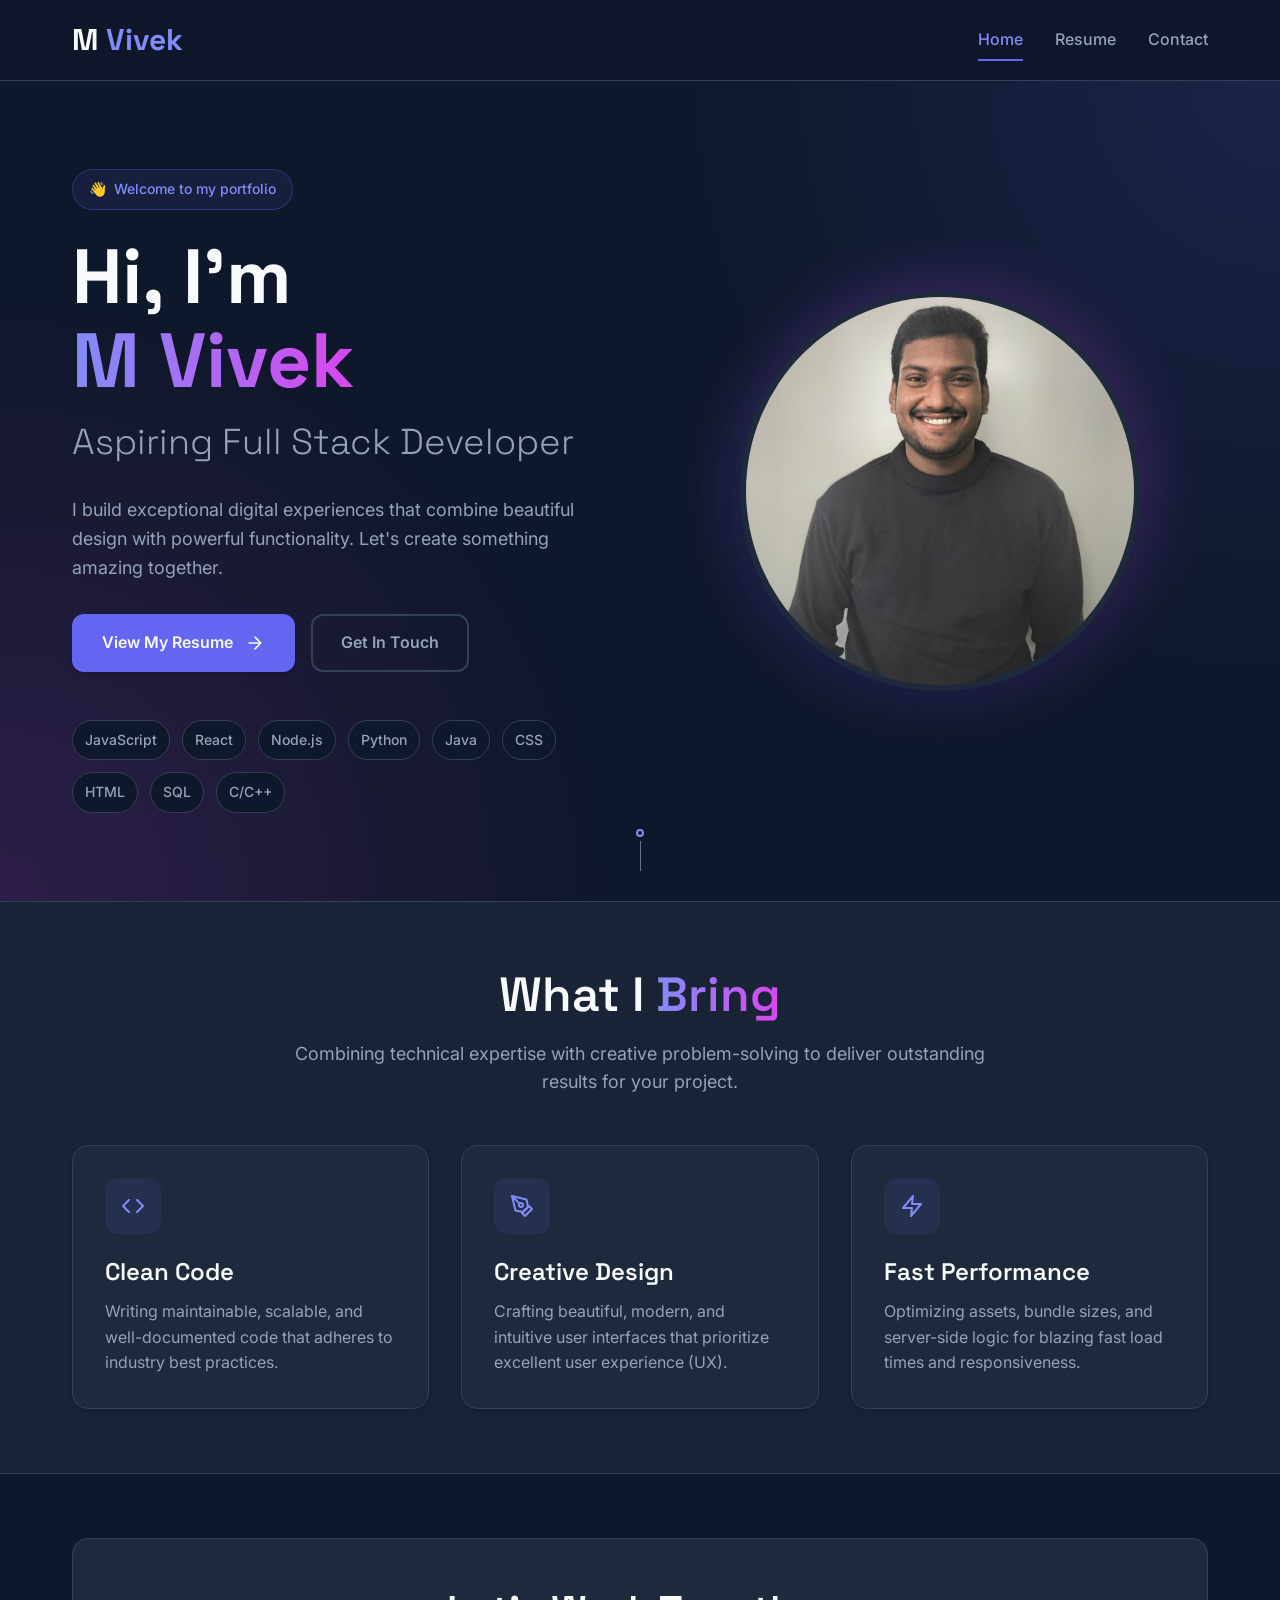
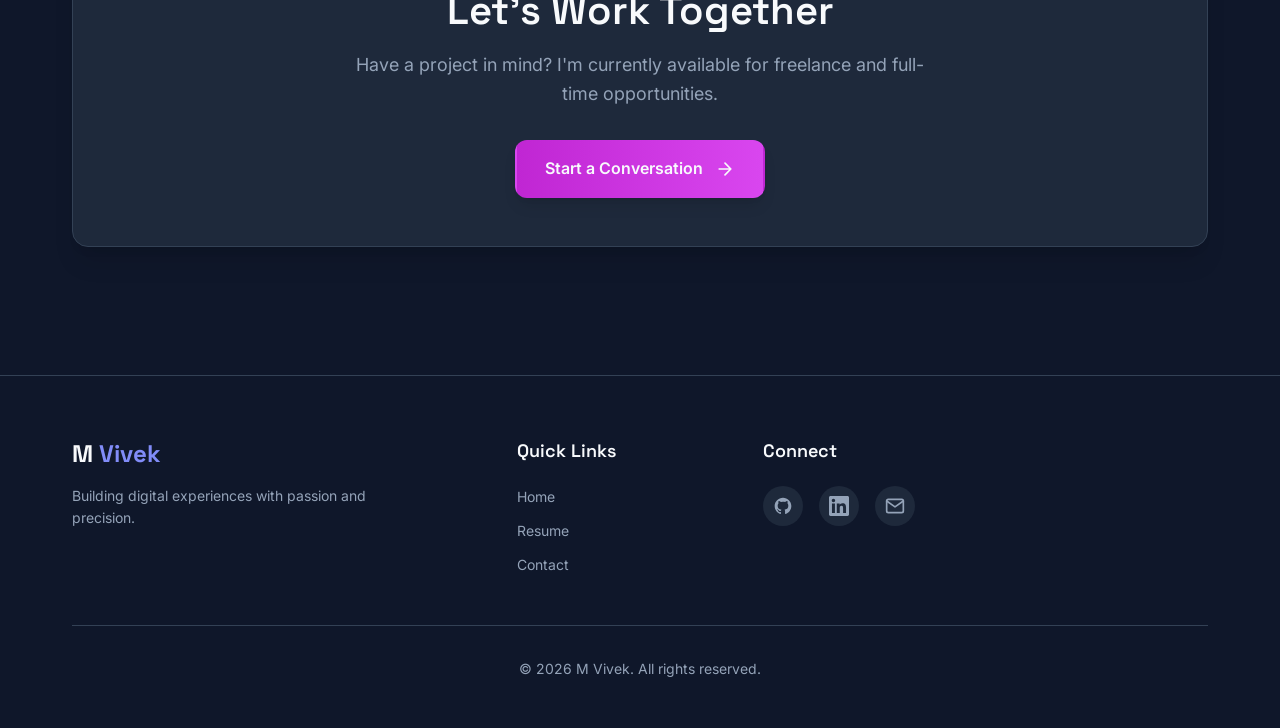
<file: index.html>
<!DOCTYPE html>
<html lang="en">
<head>
    <meta charset="UTF-8">
    <meta name="viewport" content="width=device-width, initial-scale=1.0">
    <meta name="description" content="Professional Portfolio - Full Stack Developer">
    <title>Portfolio - M Vivek</title>
    
    <!-- Google Fonts -->
    <link rel="preconnect" href="https://fonts.googleapis.com">
    <link rel="preconnect" href="https://fonts.gstatic.com" crossorigin>
    <link href="https://fonts.googleapis.com/css2?family=Space+Grotesk:wght@400;500;600;700&family=Inter:wght@400;500;600&display=swap" rel="stylesheet">
    
    <!-- Custom Stylesheet -->
    <link rel="stylesheet" href="styles.css">
</head>
<body>

    <!-- Custom Cursor -->
    <div class="custom-cursor-dot"></div>
    <div class="custom-cursor-outline"></div>

    <!-- Navigation -->
    <nav class="navbar" id="navbar">
        <div class="container nav-wrapper">
            <!-- Logo -->
            <a href="index.html" class="logo">M <span class="logo-accent">Vivek</span></a>
            
            <!-- Mobile Menu Button -->
            <button class="mobile-menu-btn" id="mobileMenuBtn" aria-label="Toggle menu">
                <span></span>
                <span></span>
                <span></span>
            </button>
            
            <!-- Navigation Links -->
            <ul class="nav-links" id="navLinks">
                <li><a href="index.html" class="active">Home</a></li>
                <li><a href="resume.html">Resume</a></li>
                <li><a href="contact.html">Contact</a></li>
            </ul>
        </div>
    </nav>

    <!-- Hero Section -->
    <section class="hero" id="hero-section">
        <div class="hero-background"></div>
        <div class="container hero-container">
            
            <!-- Hero Text Content (This div is crucial) -->
            <div class="hero-content">
                <div class="welcome-badge fade-in-up">
                    <span class="wave">👋</span> Welcome to my portfolio
                </div>
                <h1 class="hero-title fade-in-up delay-1">
                    Hi, I'm <br><span class="text-gradient">M Vivek</span>
                </h1>
                <p class="hero-subtitle fade-in-up delay-1">
                   Aspiring Full Stack Developer
                </p>
                <p class="hero-description fade-in-up delay-2">
                    I build exceptional digital experiences that combine beautiful design
                    with powerful functionality. Let's create something amazing together.
                </p>
                <div class="hero-buttons fade-in-up delay-3">
                    <a href="resume.html" class="btn btn-primary">
                        <span>View My Resume</span>
                        <svg class="icon" viewBox="0 0 24 24" fill="none" stroke="currentColor" stroke-width="2" stroke-linecap="round" stroke-linejoin="round">
                            <path d="M5 12h14M12 5l7 7-7 7"/>
                        </svg>
                    </a>
                    <a href="contact.html" class="btn btn-outline">
                        Get In Touch
                    </a>
                </div>
                <div class="skills-tags fade-in-up delay-4">
                    <span class="skill-tag">JavaScript</span>
                    <span class="skill-tag">React</span>
                    <span class="skill-tag">Node.js</span>
                    <span class="skill-tag">Python</span>
                    <span class="skill-tag">Java</span>
                    <span class="skill-tag">CSS</span>
                    <span class="skill-tag">HTML</span>
                    <span class="skill-tag">SQL</span>
                    <span class="skill-tag">C/C++</span>
                </div>
            </div>

            <!-- Hero Image -->
            <div class="hero-image-container fade-in-up delay-5">
                <div class="hero-image-wrapper">
                    <div class="hero-image-ring"></div>
                    <img 
                        src="vivek1.jpg"
                        alt="M Vivek" 
                        class="hero-image"
                        onerror="this.onerror=null; this.src='https://placehold.co/400x400/1f2937/9ca3af?text=Image+Not+Found';"
                    >
                </div>
            </div>

        </div>
        <!-- Scroll indicator -->
        <a href="#features-section" class="scroll-indicator" aria-label="Scroll down to features">
            <div class="scroll-indicator-dot"></div>
        </a>
    </section>

    <!-- Features Section -->
    <section class="features-section" id="features-section">
        <div class="container">
            <div class="section-header fade-in-up">
                <h2 class="section-title">What I <span class="text-gradient">Bring</span></h2>
                <p class="section-description">
                    Combining technical expertise with creative problem-solving to deliver outstanding results for your project.
                </p>
            </div>
            <div class="features-grid">
                
                <!-- Feature 1: Clean Code -->
                <div class="feature-card fade-in-up delay-1">
                    <div class="feature-icon">
                        <svg viewBox="0 0 24 24" fill="none" stroke="currentColor" stroke-width="2" stroke-linecap="round" stroke-linejoin="round">
                            <polyline points="16 18 22 12 16 6"/>
                            <polyline points="8 6 2 12 8 18"/>
                        </svg>
                    </div>
                    <h3 class="feature-title">Clean Code</h3>
                    <p class="feature-description">
                        Writing maintainable, scalable, and well-documented code that adheres to industry best practices.
                    </p>
                </div>

                <!-- Feature 2: Creative Design -->
                <div class="feature-card fade-in-up delay-2">
                    <div class="feature-icon">
                        <svg viewBox="0 0 24 24" fill="none" stroke="currentColor" stroke-width="2" stroke-linecap="round" stroke-linejoin="round">
                            <path d="M12 19l7-7 3 3-7 7-3-3z"/>
                            <path d="M18 13l-1.5-7.5L2 2l3.5 14.5L13 18l5-5z"/>
                            <path d="M2 2l7.586 7.586"/>
                            <circle cx="11" cy="11" r="2"/>
                        </svg>
                    </div>
                    <h3 class="feature-title">Creative Design</h3>
                    <p class="feature-description">
                        Crafting beautiful, modern, and intuitive user interfaces that prioritize excellent user experience (UX).
                    </p>
                </div>

                <!-- Feature 3: Fast Performance -->
                <div class="feature-card fade-in-up delay-3">
                    <div class="feature-icon">
                        <svg viewBox="0 0 24 24" fill="none" stroke="currentColor" stroke-width="2" stroke-linecap="round" stroke-linejoin="round">
                            <polygon points="13 2 3 14 12 14 11 22 21 10 12 10 13 2"/>
                        </svg>
                    </div>
                    <h3 class="feature-title">Fast Performance</h3>
                    <p class="feature-description">
                        Optimizing assets, bundle sizes, and server-side logic for blazing fast load times and responsiveness.
                    </p>
                </div>
            </div>
        </div>
    </section>

    <!-- CTA Section -->
    <section class="cta-section">
        <div class="container">
            <div class="cta-card fade-in-up">
                <h2 class="cta-title">Let's Work Together</h2>
                <p class="cta-description">
                    Have a project in mind? I'm currently available for freelance and full-time opportunities.
                </p>
                <a href="contact.html" class="btn btn-accent">
                    <span>Start a Conversation</span>
                    <svg class="icon" viewBox="0 0 24 24" fill="none" stroke="currentColor" stroke-width="2" stroke-linecap="round" stroke-linejoin="round">
                        <path d="M5 12h14M12 5l7 7-7 7"/>
                    </svg>
                </a>
            </div>
        </div>
    </section>

    <!-- Footer -->
    <footer class="footer">
        <div class="container">
            <div class="footer-content">
                <!-- Brand -->
                <div class="footer-section">
                    <h3 class="footer-brand">M <span class="logo-accent">Vivek</span></h3>
                    <p class="footer-text">Building digital experiences with passion and precision.</p>
                </div>
                <!-- Links -->
                <div class="footer-section">
                    <h4 class="footer-heading">Quick Links</h4>
                    <ul class="footer-links">
                        <li><a href="index.html">Home</a></li>
                        <li><a href="resume.html">Resume</a></li>
                        <li><a href="contact.html">Contact</a></li>
                    </ul>
                </div>
                <!-- Connect -->
                <div class="footer-section">
                    <h4 class="footer-heading">Connect</h4>
                    <div class="social-links">
                        <a href="https://github.com/Vivek2763" target="_blank" rel="noopener noreferrer" aria-label="GitHub">
                            <svg viewBox="0 0 24 24" fill="currentColor">
                                <path d="M12 2C6.477 2 2 6.477 2 12c0 4.42 2.865 8.17 6.839 9.49.5.092.682-.217.682-.482 0-.237-.008-.866-.013-1.7-2.782.603-3.369-1.34-3.369-1.34-.454-1.156-1.11-1.464-1.11-1.464-.908-.62.069-.608.069-.608 1.003.07 1.531 1.03 1.531 1.03.892 1.529 2.341 1.087 2.91.831.092-.646.35-1.086.636-1.336-2.22-.253-4.555-1.11-4.555-4.943 0-1.091.39-1.984 1.029-2.683-.103-.253-.446-1.27.098-2.647 0 0 .84-.269 2.75 1.025A9.578 9.578 0 0112 6.836c.85.004 1.705.114 2.504.336 1.909-1.294 2.747-1.025 2.747-1.025.546 1.377.203 2.394.1 2.647.64.699 1.028 1.592 1.028 2.683 0 3.842-2.339 4.687-4.566 4.935.359.309.678.919.678 1.852 0 1.336-.012 2.415-.012 2.743 0 .267.18.578.688.48C19.138 20.167 22 16.418 22 12c0-5.523-4.477-10-10-10z"/>
                            </svg>
                        </a>
                        <a href="https://www.linkedin.com/in/vivek-muralidhara" target="_blank" rel="noopener noreferrer" aria-label="LinkedIn">
                            <svg viewBox="0 0 24 24" fill="currentColor">
                                <path d="M20.447 20.452h-3.554v-5.569c0-1.328-.027-3.037-1.852-3.037-1.853 0-2.136 1.445-2.136 2.939v5.667H9.351V9h3.414v1.561h.046c.477-.9 1.637-1.85 3.37-1.85 3.601 0 4.267 2.37 4.267 5.455v6.286zM5.337 7.433c-1.144 0-2.063-.926-2.063-2.065 0-1.138.92-2.063 2.063-2.063 1.14 0 2.064.925 2.064 2.063 0 1.139-.925 2.065-2.064 2.065zm1.782 13.019H3.555V9h3.564v11.452zM22.225 0H1.771C.792 0 0 .774 0 1.729v20.542C0 23.227.792 24 1.771 24h20.451C23.2 24 24 23.227 24 22.271V1.729C24 .774 23.2 0 22.222 0h.003z"/>
                            </svg>
                        </a>
                        <a href="mailto:vivekm.csegcem@gmail.com" aria-label="Email">
                            <svg viewBox="0 0 24 24" fill="none" stroke="currentColor" stroke-width="2" stroke-linecap="round" stroke-linejoin="round">
                                <path d="M4 4h16c1.1 0 2 .9 2 2v12c0 1.1-.9 2-2 2H4c-1.1 0-2-.9-2-2V6c0-1.1.9-2 2-2z"/>
                                <polyline points="22,6 12,13 2,6"/>
                            </svg>
                        </a>
                    </div>
                </div>
            </div>
            <div class="footer-bottom">
                <p>&copy; 2026 M Vivek. All rights reserved.</p>
            </div>
        </div>
    </footer>

    <!-- Custom JavaScript -->
    <script src="script.js" defer></script>
</body>
</html>
</file>
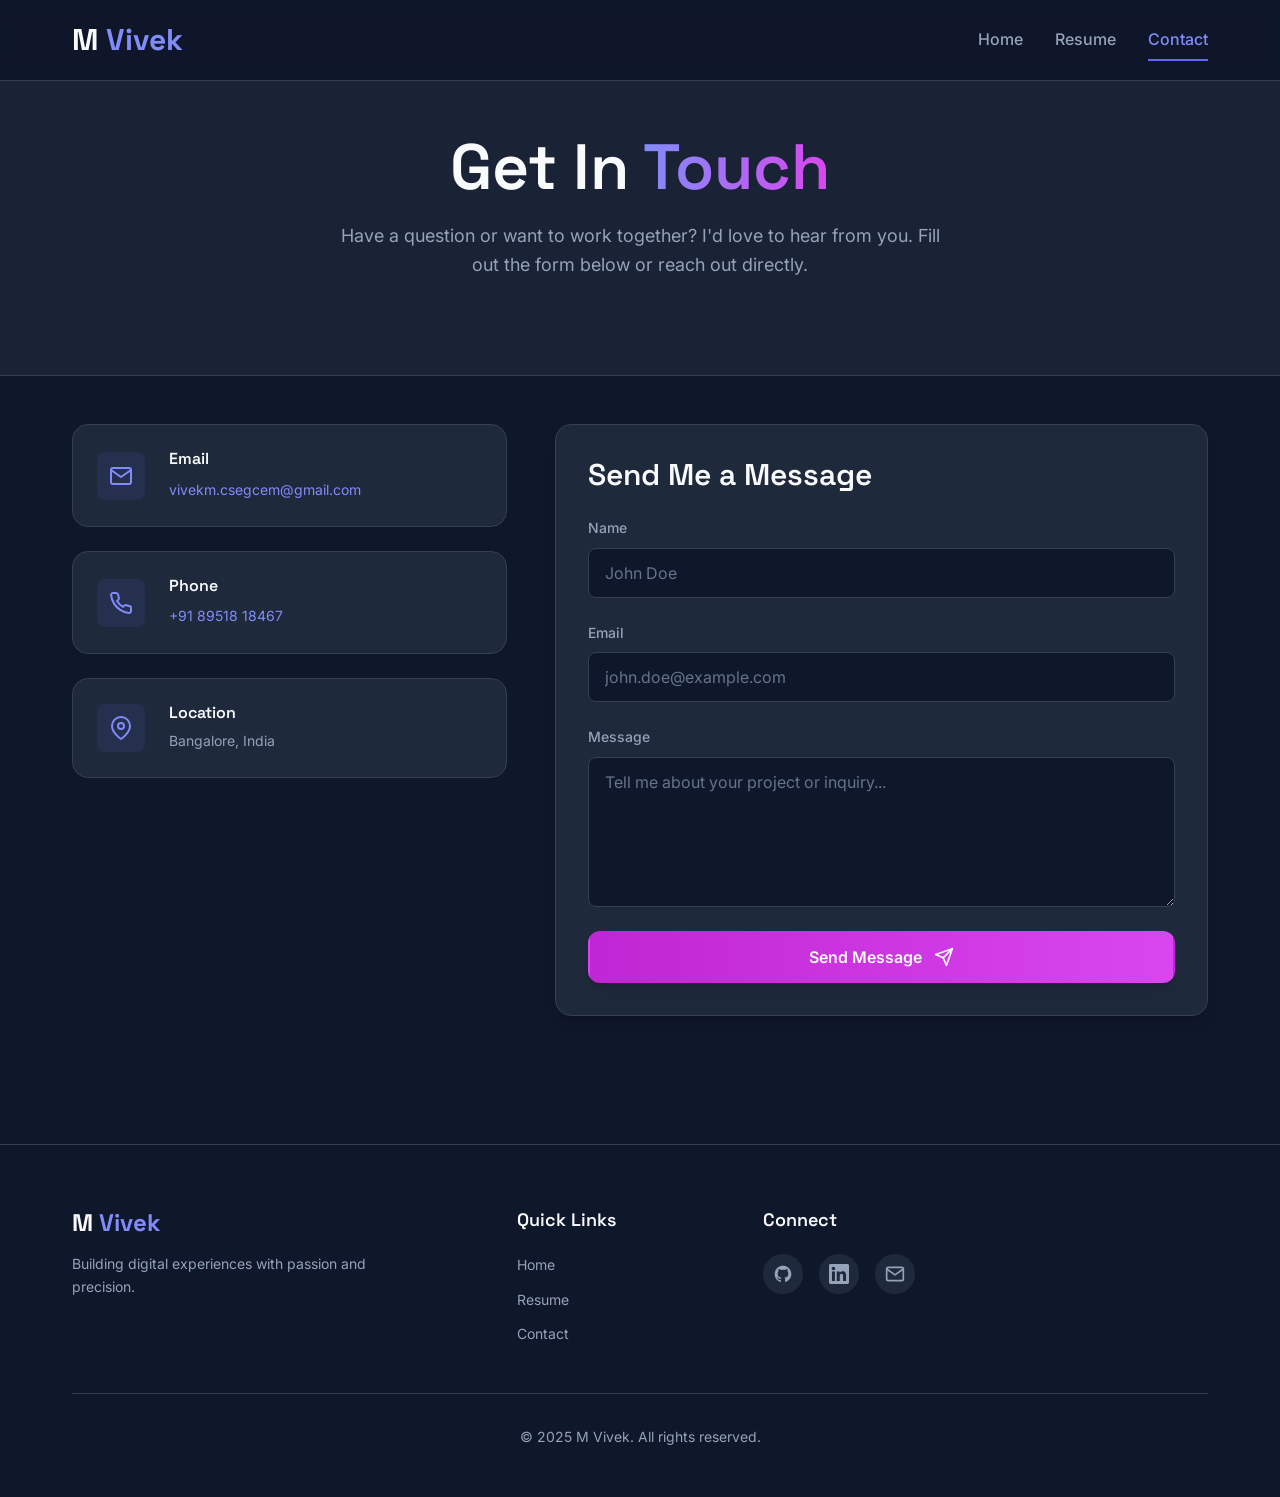
<file: contact.html>
<!DOCTYPE html>
<html lang="en">
<head>
    <meta charset="UTF-8">
    <meta name="viewport" content="width=device-width, initial-scale=1.0">
    <meta name="description" content="Contact - M Vivek, Full Stack Developer">
    <title>Contact - M Vivek</title>
    
    <!-- Google Fonts -->
    <link rel="preconnect" href="https://fonts.googleapis.com">
    <link rel="preconnect" href="https://fonts.gstatic.com" crossorigin>
    <link href="https://fonts.googleapis.com/css2?family=Space+Grotesk:wght@400;500;600;700&family=Inter:wght@400;500;600&display=swap" rel="stylesheet">
    
    <!-- Custom Stylesheet -->
    <link rel="stylesheet" href="styles.css">
</head>
<body>

    <!-- Custom Cursor -->
    <div class="custom-cursor-dot"></div>
    <div class="custom-cursor-outline"></div>

    <!-- Navigation -->
    <nav class="navbar" id="navbar">
        <div class="container nav-wrapper">
            <!-- Logo -->
            <a href="index.html" class="logo">M <span class="logo-accent">Vivek</span></a>
            
            <!-- Mobile Menu Button -->
            <button class="mobile-menu-btn" id="mobileMenuBtn" aria-label="Toggle menu">
                <span></span>
                <span></span>
                <span></span>
            </button>
            
            <!-- Navigation Links -->
            <ul class="nav-links" id="navLinks">
                <li><a href="index.html">Home</a></li>
                <li><a href="resume.html">Resume</a></li>
                <li><a href="contact.html" class="active">Contact</a></li>
            </ul>
        </div>
    </nav>

    <!-- Page Header -->
    <section class="page-header">
        <div class="container">
            <h1 class="page-title fade-in-up">Get In <span class="text-gradient">Touch</span></h1>
            <p class="page-description fade-in-up delay-1">
                Have a question or want to work together? I'd love to hear from you. 
                Fill out the form below or reach out directly.
            </p>
        </div>
    </section>

    <!-- Contact Section -->
    <section class="contact-section">
        <div class="container contact-grid">

            <!-- Contact Info Column -->
            <div class="contact-info-column">
                <div class="contact-info-card fade-in-up delay-1">
                    <div class="info-icon">
                        <svg viewBox="0 0 24 24" fill="none" stroke="currentColor" stroke-width="2" stroke-linecap="round" stroke-linejoin="round">
                            <path d="M4 4h16c1.1 0 2 .9 2 2v12c0 1.1-.9 2-2 2H4c-1.1 0-2-.9-2-2V6c0-1.1.9-2 2-2z"/>
                            <polyline points="22,6 12,13 2,6"/>
                        </svg>
                    </div>
                    <div class="info-content">
                        <h3 class="info-title">Email</h3>
                        <a href="mailto:vivekm.csegcem@gmail.com" class="info-link">vivekm.csegcem@gmail.com</a>
                    </div>
                </div>

                <div class="contact-info-card fade-in-up delay-2">
                    <div class="info-icon">
                        <svg viewBox="0 0 24 24" fill="none" stroke="currentColor" stroke-width="2" stroke-linecap="round" stroke-linejoin="round">
                            <path d="M22 16.92v3a2 2 0 0 1-2.18 2 19.79 19.79 0 0 1-8.63-3.07 19.5 19.5 0 0 1-6-6 19.79 19.79 0 0 1-3.07-8.67A2 2 0 0 1 4.11 2h3a2 2 0 0 1 2 1.72 12.84 12.84 0 0 0 .7 2.81 2 2 0 0 1-.45 2.11L8.09 9.91a16 16 0 0 0 6 6l1.27-1.27a2 2 0 0 1 2.11-.45 12.84 12.84 0 0 0 2.81.7A2 2 0 0 1 22 16.92z"/>
                        </svg>
                    </div>
                    <div class="info-content">
                        <h3 class="info-title">Phone</h3>
                        <a href="tel:+91 89518 18467" class="info-link">+91 89518 18467</a>
                    </div>
                </div>

                <div class="contact-info-card fade-in-up delay-3">
                    <div class="info-icon">
                        <svg viewBox="0 0 24 24" fill="none" stroke="currentColor" stroke-width="2" stroke-linecap="round" stroke-linejoin="round">
                            <path d="M21 10c0 7-9 13-9 13s-9-6-9-13a9 9 0 0 1 18 0z"/>
                            <circle cx="12" cy="10" r="3"/>
                        </svg>
                    </div>
                    <div class="info-content">
                        <h3 class="info-title">Location</h3>
                        <p class="info-text">Bangalore, India</p>
                    </div>
                </div>
            </div>

            <!-- Contact Form Column -->
            <div class="contact-form-card fade-in-up delay-2">
                
                <!-- Form Container -->
                <div id="contactFormContainer">
                    <h2 class="form-title">Send Me a Message</h2>
                    <form id="contactForm" class="contact-form" novalidate>
                        
                        <div class="form-group">
                            <label for="name" class="form-label">Name</label>
                            <input type="text" id="name" name="name" class="form-input" placeholder="John Doe" required>
                            <span class="form-error">Name is required.</span>
                        </div>

                        <div class="form-group">
                            <label for="email" class="form-label">Email</label>
                            <input type="email" id="email" name="email" class="form-input" placeholder="john.doe@example.com" required>
                            <span class="form-error">Please enter a valid email.</span>
                        </div>

                        <div class="form-group">
                            <label for="message" class="form-label">Message</label>
                            <textarea id="message" name="message" class="form-textarea" rows="6" placeholder="Tell me about your project or inquiry..." required></textarea>
                            <span class="form-error">Message is required.</span>
                        </div>

                        <button type="submit" class="btn btn-accent">
                            <span>Send Message</span>
                            <svg class="icon" viewBox="0 0 24 24" fill="none" stroke="currentColor" stroke-width="2" stroke-linecap="round" stroke-linejoin="round">
                                <line x1="22" y1="2" x2="11" y2="13"/>
                                <polygon points="22 2 15 22 11 13 2 9 22 2"/>
                            </svg>
                        </button>
                    </form>
                </div>

                <!-- Success Message Container -->
                <div id="successMessageContainer" class="success-message-container">
                    <div class="success-icon">
                        <svg viewBox="0 0 24 24" fill="none" stroke="currentColor" stroke-width="2" stroke-linecap="round" stroke-linejoin="round">
                            <path d="M22 11.08V12a10 10 0 1 1-5.93-9.14"/>
                            <polyline points="22 4 12 14.01 9 11.01"/>
                        </svg>
                    </div>
                    <h3 class="success-title">Message Sent!</h3>
                    <p class="success-text">Thanks for reaching out. I'll get back to you soon.</p>
                </div>

            </div>
        </div>
    </section>

    <!-- Footer -->
    <footer class="footer">
        <div class="container">
            <div class="footer-content">
                <!-- Brand -->
                <div class="footer-section">
                    <h3 class="footer-brand">M <span class="logo-accent">Vivek</span></h3>
                    <p class="footer-text">Building digital experiences with passion and precision.</p>
                </div>
                <!-- Links -->
                <div class="footer-section">
                    <h4 class="footer-heading">Quick Links</h4>
                    <ul class="footer-links">
                        <li><a href="index.html">Home</a></li>
                        <li><a href="resume.html">Resume</a></li>
                        <li><a href="contact.html">Contact</a></li>
                    </ul>
                </div>
                <!-- Connect -->
                <div class="footer-section">
                    <h4 class="footer-heading">Connect</h4>
                    <div class="social-links">
                        <a href="https://github.com/Vivek2763" target="_blank" rel="noopener noreferrer" aria-label="GitHub">
                            <svg viewBox="0 0 24 24" fill="currentColor">
                                <path d="M12 2C6.477 2 2 6.477 2 12c0 4.42 2.865 8.17 6.839 9.49.5.092.682-.217.682-.482 0-.237-.008-.866-.013-1.7-2.782.603-3.369-1.34-3.369-1.34-.454-1.156-1.11-1.464-1.11-1.464-.908-.62.069-.608.069-.608 1.003.07 1.531 1.03 1.531 1.03.892 1.529 2.341 1.087 2.91.831.092-.646.35-1.086.636-1.336-2.22-.253-4.555-1.11-4.555-4.943 0-1.091.39-1.984 1.029-2.683-.103-.253-.446-1.27.098-2.647 0 0 .84-.269 2.75 1.025A9.578 9.578 0 0112 6.836c.85.004 1.705.114 2.504.336 1.909-1.294 2.747-1.025 2.747-1.025.546 1.377.203 2.394.1 2.647.64.699 1.028 1.592 1.028 2.683 0 3.842-2.339 4.687-4.566 4.935.359.309.678.919.678 1.852 0 1.336-.012 2.415-.012 2.743 0 .267.18.578.688.48C19.138 20.167 22 16.418 22 12c0-5.523-4.477-10-10-10z"/>
                            </svg>
                        </a>
                        <a href="https://www.linkedin.com/in/vivek-muralidhara" target="_blank" rel="noopener noreferrer" aria-label="LinkedIn">
                            <svg viewBox="0 0 24 24" fill="currentColor">
                                <path d="M20.447 20.452h-3.554v-5.569c0-1.328-.027-3.037-1.852-3.037-1.853 0-2.136 1.445-2.136 2.939v5.667H9.351V9h3.414v1.561h.046c.477-.9 1.637-1.85 3.37-1.85 3.601 0 4.267 2.37 4.267 5.455v6.286zM5.337 7.433c-1.144 0-2.063-.926-2.063-2.065 0-1.138.92-2.063 2.063-2.063 1.14 0 2.064.925 2.064 2.063 0 1.139-.925 2.065-2.064 2.065zm1.782 13.019H3.555V9h3.564v11.452zM22.225 0H1.771C.792 0 0 .774 0 1.729v20.542C0 23.227.792 24 1.771 24h20.451C23.2 24 24 23.227 24 22.271V1.729C24 .774 23.2 0 22.222 0h.003z"/>
                            </svg>
                        </a>
                        <a href="mailto:vivekm.csegcem@gmail.com" aria-label="Email">
                            <svg viewBox="0 0 24 24" fill="none" stroke="currentColor" stroke-width="2" stroke-linecap="round" stroke-linejoin="round">
                                <path d="M4 4h16c1.1 0 2 .9 2 2v12c0 1.1-.9 2-2 2H4c-1.1 0-2-.9-2-2V6c0-1.1.9-2 2-2z"/>
                                <polyline points="22,6 12,13 2,6"/>
                            </svg>
                        </a>
                    </div>
                </div>
            </div>
            <div class="footer-bottom">
                <p>&copy; 2025 M Vivek. All rights reserved.</p>
            </div>
        </div>
    </footer>

    <!-- Custom JavaScript -->
    <script src="script.js" defer></script>
</body>
</html>
</file>
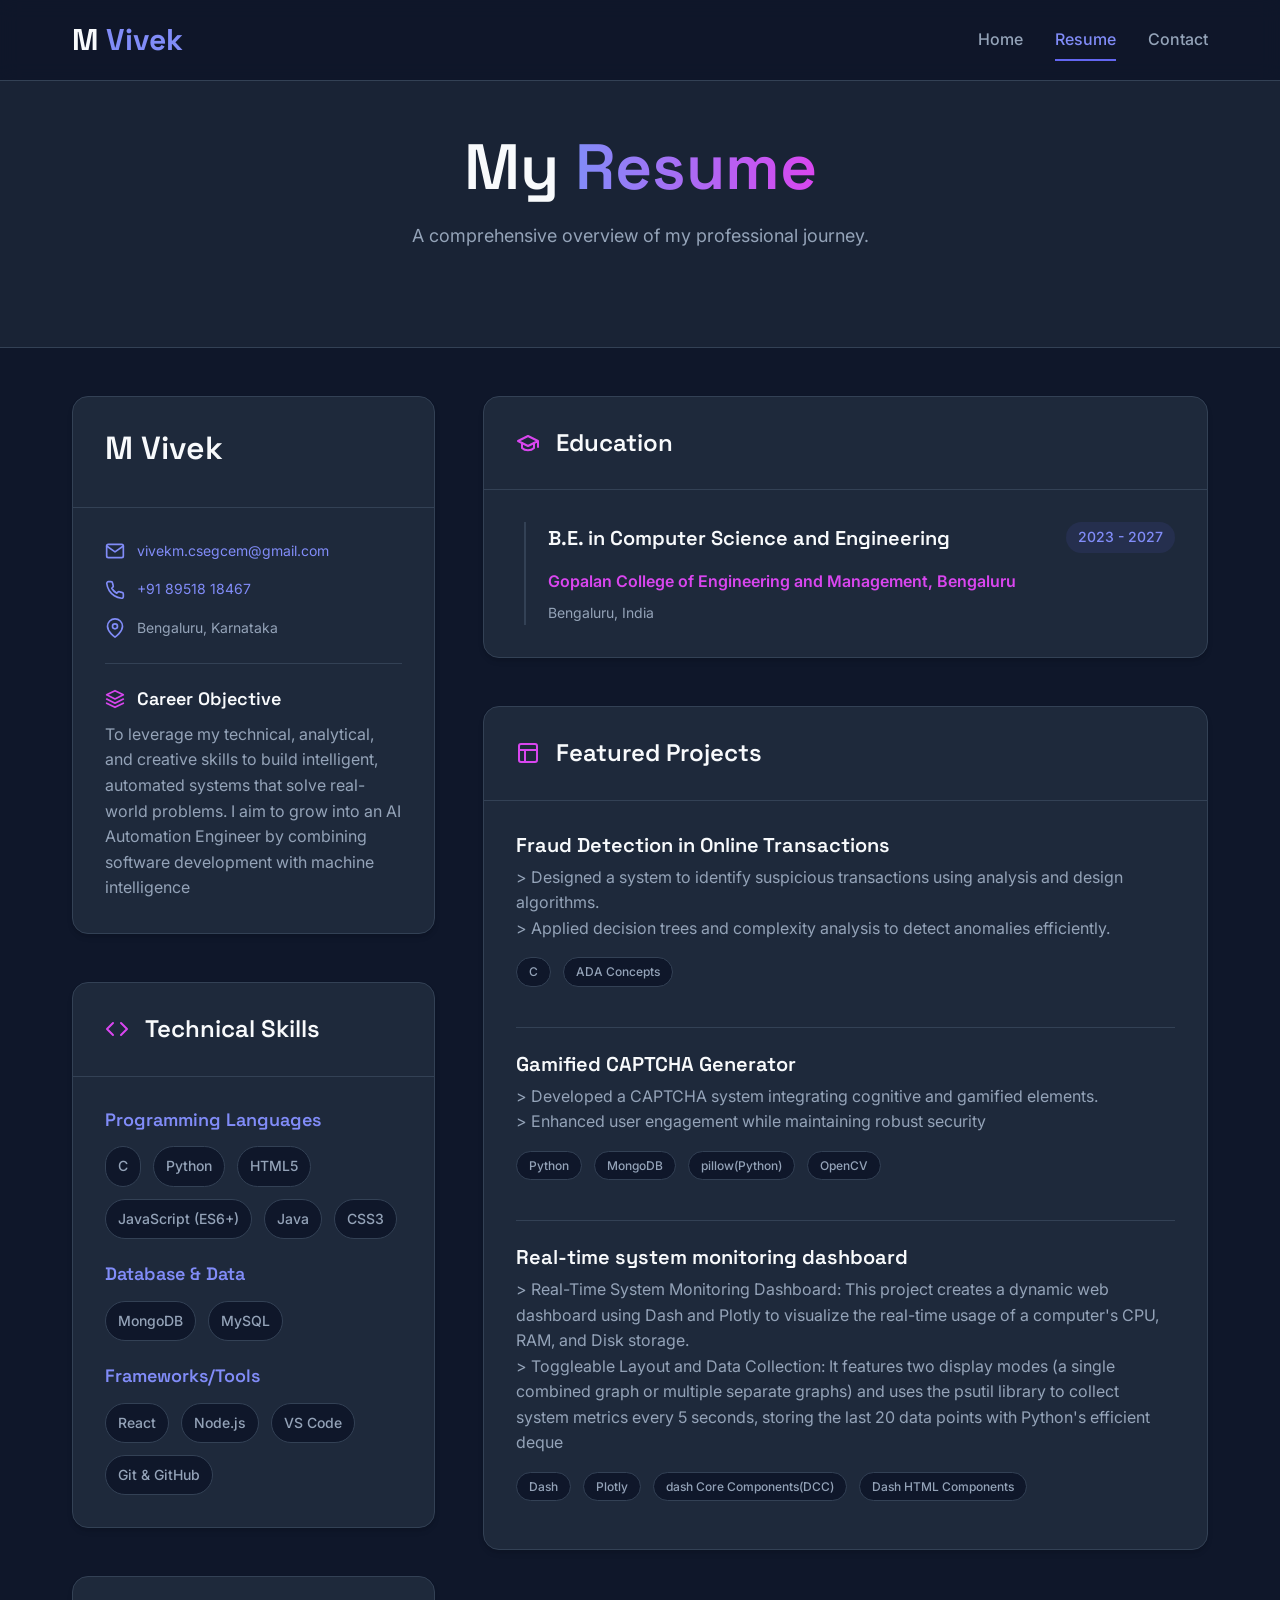
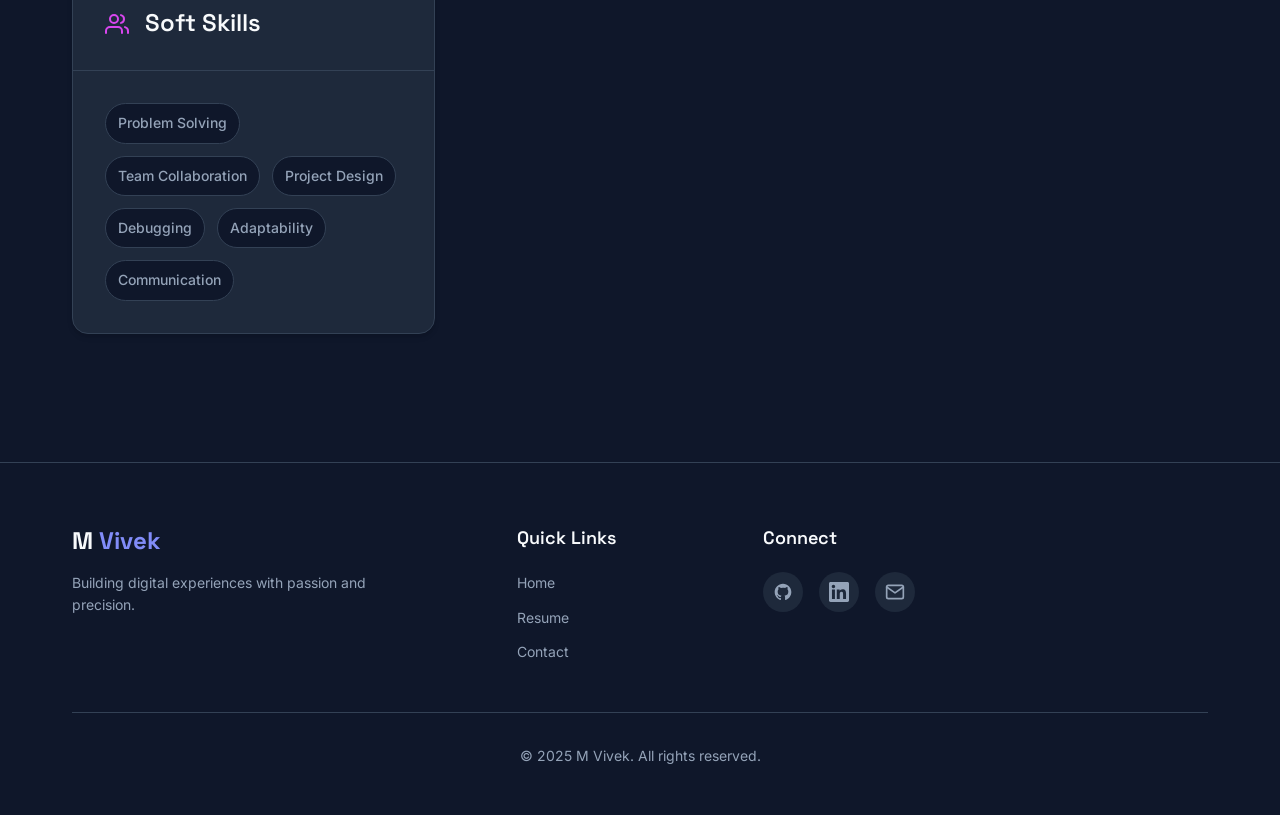
<file: resume.html>
<!DOCTYPE html>
<html lang="en">
<head>
    <meta charset="UTF-8">
    <meta name="viewport" content="width=device-width, initial-scale=1.0">
    <meta name="description" content="Professional Resume - M Vivek, Full Stack Developer">
    <title>Resume - M Vivek</title>
    
    <!-- Google Fonts -->
    <link rel="preconnect" href="https://fonts.googleapis.com">
    <link rel="preconnect" href="https://fonts.gstatic.com" crossorigin>
    <link href="https://fonts.googleapis.com/css2?family=Space+Grotesk:wght@400;500;600;700&family=Inter:wght@400;500;600&display=swap" rel="stylesheet">
    
    <!-- Custom Stylesheet -->
    <link rel="stylesheet" href="styles.css">
</head>
<body>

    <!-- Custom Cursor -->
    <div class="custom-cursor-dot"></div>
    <div class="custom-cursor-outline"></div>

    <!-- Navigation -->
    <nav class="navbar" id="navbar">
        <div class="container nav-wrapper">
            <a href="index.html" class="logo">M <span class="logo-accent">Vivek</span></a>
            <button class="mobile-menu-btn" id="mobileMenuBtn" aria-label="Toggle menu">
                <span></span>
                <span></span>
                <span></span>
            </button>
            <ul class="nav-links" id="navLinks">
                <li><a href="index.html">Home</a></li>
                <li><a href="resume.html" class="active">Resume</a></li>
                <li><a href="contact.html">Contact</a></li>
            </ul>
        </div>
    </nav>

    <!-- Page Header -->
    <section class="page-header">
        <div class="container">
            <h1 class="page-title fade-in-up">My <span class="text-gradient">Resume</span></h1>
            <p class="page-description fade-in-up delay-1">A comprehensive overview of my professional journey.</p>
        </div>
    </section>

    <!-- Resume Section -->
    <section class="resume-section">
        <div class="container resume-container">

            <!-- Left Column -->
            <div class="resume-column-left">
                
                <!-- Personal Info Card -->
                <div class="resume-card fade-in-up">
                    <div class="resume-card-header">
                        <h2 class="resume-name">M Vivek</h2>
                    </div>
                    <div class="resume-card-content">
                        <div class="contact-info">
                            <div class="contact-item">
                                <svg class="contact-icon" viewBox="0 0 24 24" fill="none" stroke="currentColor" stroke-width="2" stroke-linecap="round" stroke-linejoin="round">
                                    <path d="M4 4h16c1.1 0 2 .9 2 2v12c0 1.1-.9 2-2 2H4c-1.1 0-2-.9-2-2V6c0-1.1.9-2 2-2z"/>
                                    <polyline points="22,6 12,13 2,6"/>
                                </svg>
                                <a href="mailto:vivekm.csegcem@gmail.com" class="info-link">vivekm.csegcem@gmail.com</a>
                            </div>
                            <div class="contact-item">
                                <svg class="contact-icon" viewBox="0 0 24 24" fill="none" stroke="currentColor" stroke-width="2" stroke-linecap="round" stroke-linejoin="round">
                                    <path d="M22 16.92v3a2 2 0 0 1-2.18 2 19.79 19.79 0 0 1-8.63-3.07 19.5 19.5 0 0 1-6-6 19.79 19.79 0 0 1-3.07-8.67A2 2 0 0 1 4.11 2h3a2 2 0 0 1 2 1.72 12.84 12.84 0 0 0 .7 2.81 2 2 0 0 1-.45 2.11L8.09 9.91a16 16 0 0 0 6 6l1.27-1.27a2 2 0 0 1 2.11-.45 12.84 12.84 0 0 0 2.81.7A2 2 0 0 1 22 16.92z"/>
                                </svg>
                                <a href="tel:+91 89518 18467" class="info-link">+91 89518 18467</a>
                            </div>
                            <div class="contact-item">
                                <svg class="contact-icon" viewBox="0 0 24 24" fill="none" stroke="currentColor" stroke-width="2" stroke-linecap="round" stroke-linejoin="round">
                                    <path d="M21 10c0 7-9 13-9 13s-9-6-9-13a9 9 0 0 1 18 0z"/>
                                    <circle cx="12" cy="10" r="3"/>
                                </svg>
                                <span>Bengaluru, Karnataka</span>
                            </div>
                        </div>
                        
                        <div class="divider"></div>

                        <div class="objective-section">
                            <h3 class="section-subtitle">
                                <svg class="section-icon" viewBox="0 0 24 24" fill="none" stroke="currentColor" stroke-width="2" stroke-linecap="round" stroke-linejoin="round">
                                    <path d="M12 2L2 7l10 5 10-5-10-5z"/>
                                    <path d="M2 17l10 5 10-5M2 12l10 5 10-5"/>
                                </svg>
                                <span>Career Objective</span>
                            </h3>
                            <p class="objective-text">
                                To leverage my technical, analytical, and creative skills to build intelligent, automated systems that solve real-world problems. I aim to grow into an AI Automation Engineer by combining software development with machine intelligence
                            </p>
                        </div>
                    </div>
                </div>
                
                <!-- Skills Card -->
                <div class="resume-card fade-in-up delay-1"> <!-- Adjusted delay -->
                    <div class="resume-card-header">
                        <h2 class="card-title">
                            <svg class="title-icon" viewBox="0 0 24 24" fill="none" stroke="currentColor" stroke-width="2" stroke-linecap="round" stroke-linejoin="round">
                                <polyline points="16 18 22 12 16 6"/>
                                <polyline points="8 6 2 12 8 18"/>
                            </svg>
                            <span>Technical Skills</span>
                        </h2>
                    </div>
                    <div class="resume-card-content">
                        <div class="skills-category">
                            <h3 class="skills-category-title">Programming Languages</h3>
                            <div class="skills-tags">
                                <span class="skill-tag">C</span>
                                <span class="skill-tag">Python</span>
                                <span class="skill-tag">HTML5</span>
                                <span class="skill-tag">JavaScript (ES6+)</span>
                                <span class="skill-tag">Java</span>
                                <span class="skill-tag">CSS3</span>
                            </div>
                        </div>

                        <div class="skills-category">
                            <h3 class="skills-category-title">Database & Data</h3>
                            <div class="skills-tags">
                                <span class="skill-tag">MongoDB</span>
                                <span class="skill-tag">MySQL</span>
                            </div>
                        </div>

                        <div class="skills-category">
                            <h3 class="skills-category-title">Frameworks/Tools</h3>
                            <div class="skills-tags">
                                <span class="skill-tag">React</span>
                                <span class="skill-tag">Node.js</span>
                                <span class="skill-tag">VS Code</span>
                                <span class="skill-tag">Git & GitHub</span>
                            </div>
                        </div>
                    </div>
                </div>
                
                <!-- NEW: Soft Skills Card -->
                <div class="resume-card fade-in-up delay-2">
                    <div class="resume-card-header">
                        <h2 class="card-title">
                            <svg class="title-icon" viewBox="0 0 24 24" fill="none" stroke="currentColor" stroke-width="2" stroke-linecap="round" stroke-linejoin="round">
                                <path d="M17 21v-2a4 4 0 0 0-4-4H5a4 4 0 0 0-4 4v2"></path>
                                <circle cx="9" cy="7" r="4"></circle>
                                <path d="M23 21v-2a4 4 0 0 0-3-3.87"></path>
                                <path d="M16 3.13a4 4 0 0 1 0 7.75"></path>
                            </svg>
                            <span>Soft Skills</span>
                        </h2>
                    </div>
                    <div class="resume-card-content">
                        <div class="skills-category">
                            <div class="skills-tags">
                                <span class="skill-tag">Problem Solving</span>
                                <span class="skill-tag">Team Collaboration</span>
                                <span class="skill-tag">Project Design</span>
                                <span class="skill-tag">Debugging</span>
                                <span class="skill-tag">Adaptability</span>
                                <span class="skill-tag">Communication</span>
                            </div>
                        </div>
                    </div>
                </div>

            </div>

            <!-- Right Column -->
            <div class="resume-column-right">

                <!-- Education Card -->
                <div class="resume-card fade-in-up delay-3"> <!-- Adjusted delay -->
                    <div class="resume-card-header">
                        <h2 class="card-title">
                             <svg class="title-icon" viewBox="0 0 24 24" fill="none" stroke="currentColor" stroke-width="2" stroke-linecap="round" stroke-linejoin="round">
                                <path d="M22 10v6M2 10l10-5 10 5-10 5z"/>
                                <path d="M6 12v5c3 3 9 3 12 0v-5"/>
                            </svg>
                            <span>Education</span>
                        </h2>
                    </div>
                    <div class="resume-card-content">
                        <!-- Re-added the timeline structure for Education -->
                        <div class="timeline">
                            <div class="timeline-item">
                                <div class="timeline-content">
                                    <div class="timeline-header">
                                        <h3 class="timeline-title">B.E. in Computer Science and Engineering</h3>
                                        <span class="timeline-badge">2023 - 2027</span>
                                    </div>
                                    <p class="timeline-subtitle">Gopalan College of Engineering and Management, Bengaluru</p>
                                    <p class="timeline-text">Bengaluru, India</p>
                                </div>
                            </div>
                        </div>
                    </div>
                </div>

                <!-- Projects Card -->
                <div class="resume-card fade-in-up delay-4"> <!-- Adjusted delay -->
                    <div class="resume-card-header">
                        <h2 class="card-title">
                            <svg class="title-icon" viewBox="0 0 24 24" fill="none" stroke="currentColor" stroke-width="2" stroke-linecap="round" stroke-linejoin="round">
                                <rect x="3" y="3" width="18" height="18" rx="2" ry="2"/>
                                <line x1="3" y1="9" x2="21" y2="9"/>
                                <line x1="9" y1="21" x2="9" y2="9"/>
                            </svg>
                            <span>Featured Projects</span>
                        </h2>
                    </div>
                    <div class="resume-card-content">
                        <div class="project-item">
                            <h3 class="project-title">Fraud Detection in Online Transactions</h3>
                            <p class="project-description">
                                &gt; Designed a system to identify suspicious transactions using analysis and design algorithms.<br>
                                &gt; Applied decision trees and complexity analysis to detect anomalies efficiently.
                            </p>
                            <div class="project-tech">
                                <span class="tech-badge">C</span>
                                <span class="tech-badge">ADA Concepts</span>
                            </div>
                        </div>
                        <div class="project-item">
                            <h3 class="project-title">Gamified CAPTCHA Generator</h3>
                            <p class="project-description">
                               &gt; Developed a CAPTCHA system integrating cognitive and gamified elements.<br>
                               &gt; Enhanced user engagement while maintaining robust security 
                            </p>
                            <div class="project-tech">
                                <span class="tech-badge">Python</span>
                                <span class="tech-badge">MongoDB</span>
                                <span class="tech-badge">pillow(Python)</span>
                                <span class="tech-badge">OpenCV</span>
                            </div>
                        </div>
                        <div class="project-item">
                            <h3 class="project-title">Real-time system monitoring dashboard</h3>
                            <p class="project-description">
                                &gt; Real-Time System Monitoring Dashboard: This project creates a dynamic web dashboard using Dash and Plotly to visualize the real-time usage of a computer's CPU, RAM, and Disk storage.<br>
                                &gt; Toggleable Layout and Data Collection: It features two display modes (a single combined graph or multiple separate graphs) and uses the psutil library to collect system metrics every 5 seconds, storing the last 20 data points with Python's efficient deque
                            </p>
                            <div class="project-tech">
                                <span class="tech-badge">Dash</span>
                                <span class="tech-badge">Plotly</span>
                                <span class="tech-badge">dash Core Components(DCC)</span>
                                <span class="tech-badge">Dash HTML Components</span>
                            </div>
                        </div>
                    </div>
                </div>
            </div>
        </div>
    </section>

    <!-- Footer -->
    <footer class="footer">
        <div class="container">
            <div class="footer-content">
                <!-- Brand -->
                <div class="footer-section">
                    <h3 class="footer-brand">M <span class="logo-accent">Vivek</span></h3>
                    <p class="footer-text">Building digital experiences with passion and precision.</p>
                </div>
                <!-- Links -->
                <div class="footer-section">
                    <h4 class="footer-heading">Quick Links</h4>
                    <ul class="footer-links">
                        <li><a href="index.html">Home</a></li>
                        <li><a href="resume.html">Resume</a></li>
                        <li><a href="contact.html">Contact</a></li>
                    </ul>
                </div>

                <!-- Connect -->
                <div class="footer-section">
                    <h4 class="footer-heading">Connect</h4>
                    <div class="social-links">
                        <a href="https://github.com/Vivek2763" target="_blank" rel="noopener noreferrer" aria-label="GitHub">
                            <svg viewBox="0 0 24 24" fill="currentColor">
                                <path d="M12 2C6.477 2 2 6.477 2 12c0 4.42 2.865 8.17 6.839 9.49.5.092.682-.217.682-.482 0-.237-.008-.866-.013-1.7-2.782.603-3.369-1.34-3.369-1.34-.454-1.156-1.11-1.464-1.11-1.464-.908-.62.069-.608.069-.608 1.003.07 1.531 1.03 1.531 1.03.892 1.529 2.341 1.087 2.91.831.092-.646.35-1.086.636-1.336-2.22-.253-4.555-1.11-4.555-4.943 0-1.091.39-1.984 1.029-2.683-.103-.253-.446-1.27.098-2.647 0 0 .84-.269 2.75 1.025A9.578 9.578 0 0112 6.836c.85.004 1.705.114 2.504.336 1.909-1.294 2.747-1.025 2.747-1.025.546 1.377.203 2.394.1 2.647.64.699 1.028 1.592 1.028 2.683 0 3.842-2.339 4.687-4.566 4.935.359.309.678.919.678 1.852 0 1.336-.012 2.415-.012 2.743 0 .267.18.578.688.48C19.138 20.167 22 16.418 22 12c0-5.523-4.477-10-10-10z"/>
                            </svg>
                        </a>
                        <a href="https://www.linkedin.com/in/vivek-muralidhara" target="_blank" rel="noopener noreferrer" aria-label="LinkedIn">
                            <svg viewBox="0 0 24 24" fill="currentColor">
                                <path d="M20.447 20.452h-3.554v-5.569c0-1.328-.027-3.037-1.852-3.037-1.853 0-2.136 1.445-2.136 2.939v5.667H9.351V9h3.414v1.561h.046c.477-.9 1.637-1.85 3.37-1.85 3.601 0 4.267 2.37 4.267 5.455v6.286zM5.337 7.433c-1.144 0-2.063-.926-2.063-2.065 0-1.138.92-2.063 2.063-2.063 1.14 0 2.064.925 2.064 2.063 0 1.139-.925 2.065-2.064 2.065zm1.782 13.019H3.555V9h3.564v11.452zM22.225 0H1.771C.792 0 0 .774 0 1.729v20.542C0 23.227.792 24 1.771 24h20.451C23.2 24 24 23.227 24 22.271V1.729C24 .774 23.2 0 22.222 0h.003z"/>
                            </svg>
                        </a>
                        <a href="mailto:vivekm.csegcem@gmail.com" aria-label="Email">
                            <svg viewBox="0 0 24 24" fill="none" stroke="currentColor" stroke-width="2" stroke-linecap="round" stroke-linejoin="round">
                                <path d="M4 4h16c1.1 0 2 .9 2 2v12c0 1.1-.9 2-2 2H4c-1.1 0-2-.9-2-2V6c0-1.1.9-2 2-2z"/>
                                <polyline points="22,6 12,13 2,6"/>
                            </svg>
                        </a>
                    </div>
                </div>
            </div>
            <div class="footer-bottom">
                <p>&copy; 2025 M Vivek. All rights reserved.</p>
            </div>
        </div>
    </footer>

    <!-- Custom JavaScript -->
    <script src="script.js" defer></script>
</body>
</html>
</file>
<file: styles.css>
/* ===================================
   Base Styles & Design System
   =================================== */

/* Import Google Fonts */
@import url('https://fonts.googleapis.com/css2?family=Space+Grotesk:wght@400;500;600;700&family=Inter:wght@400;500;600&display=swap');

:root {
    /* Colors (Indigo/Pink Dark Theme) */
    --color-bg: #0f172a; /* Slate 900 */
    --color-surface: #1e293b; /* Slate 800 */
    --color-surface-light: #334155; /* Slate 700 */
    --color-border: #334155;
    
    --color-primary: #6366f1; /* Indigo 500 */
    --color-primary-light: #818cf8; /* Indigo 400 */
    --color-primary-dark: #4f46e5; /* Indigo 600 */
    
    --color-accent: #d946ef; /* Pink 500 */
    --color-accent-dark: #c026d3; /* Pink 600 */
    
    --color-text-primary: #f8fafc; /* Slate 50 */
    --color-text-secondary: #94a3b8; /* Slate 400 */
    --color-text-muted: #64748b; /* Slate 500 */
    
    --color-success: #22c55e; /* Green 500 */
    --color-error: #ef4444; /* Red 500 */

    /* Typography */
    --font-primary: 'Inter', sans-serif;
    --font-heading: 'Space Grotesk', sans-serif;
    
    /* Sizing & Spacing */
    --spacing-xs: 0.5rem;  /* 8px */
    --spacing-sm: 0.75rem; /* 12px */
    --spacing-md: 1rem;    /* 16px */
    --spacing-lg: 1.5rem;  /* 24px */
    --spacing-xl: 2rem;    /* 32px */
    --spacing-2xl: 3rem;   /* 48px */
    --spacing-3xl: 4rem;   /* 64px */
    
    /* Border Radius */
    --radius-sm: 0.25rem;
    --radius-md: 0.5rem;
    --radius-lg: 0.75rem;
    --radius-xl: 1rem;
    --radius-full: 9999px;
    
    /* Shadows */
    --shadow-sm: 0 1px 2px 0 rgba(0, 0, 0, 0.05);
    --shadow-md: 0 4px 6px -1px rgba(0, 0, 0, 0.1), 0 2px 4px -2px rgba(0, 0, 0, 0.1);
    --shadow-lg: 0 10px 15px -3px rgba(0, 0, 0, 0.1), 0 4px 6px -4px rgba(0, 0, 0, 0.1);
    --shadow-xl: 0 20px 25px -5px rgba(0, 0, 0, 0.1), 0 8px 10px -6px rgba(0, 0, 0, 0.1);
    --shadow-inset: inset 0 2px 4px 0 rgba(0, 0, 0, 0.05);
    
    /* Transitions */
    --transition-fast: 0.15s ease;
    --transition-base: 0.3s ease;
}

/* ===================================
   Reset & Base
   =================================== */

* {
    margin: 0;
    padding: 0;
    box-sizing: border-box;
}

html {
    scroll-behavior: smooth;
    font-size: 16px;
}

body {
    font-family: var(--font-primary);
    background-color: var(--color-bg);
    color: var(--color-text-primary);
    line-height: 1.6;
    -webkit-font-smoothing: antialiased;
    -moz-osx-font-smoothing: grayscale;
}

/* Custom Cursor (Hide default) */
body, a, button, [role="button"], input, textarea, [tabindex] {
    cursor: none;
}

h1, h2, h3, h4, h5, h6 {
    font-family: var(--font-heading);
    font-weight: 600;
    line-height: 1.2;
}

a {
    color: inherit;
    text-decoration: none;
    transition: color var(--transition-fast);
}

img {
    max-width: 100%;
    height: auto;
    display: block;
}

button {
    font-family: inherit;
    cursor: none; /* For custom cursor */
}

/* ===================================
   Custom Cursor
   =================================== */
.custom-cursor-dot,
.custom-cursor-outline {
    position: fixed;
    transform: translate(-50%, -50%);
    pointer-events: none;
    z-index: 9999;
    border-radius: 50%;
    opacity: 0; /* JS will make this 1 on mouseenter */
    transition: opacity 0.3s ease-out;
}

.custom-cursor-dot {
    width: 8px;
    height: 8px;
    background-color: var(--color-accent); /* Pink */
    transition: width 0.3s, height 0.3s, opacity 0.3s;
}

.custom-cursor-outline {
    width: 30px;
    height: 30px;
    border: 2px solid var(--color-primary); /* Indigo */
    /* Smooth movement is handled by JS animation, but add transition for grow/shrink */
    transition: width 0.3s, height 0.3s, background-color 0.3s, opacity 0.3s, transform 0.1s ease-out;
}

/* Cursor Grow States */
.cursor-grow {
    width: 50px;
    height: 50px;
    background-color: rgba(99, 102, 241, 0.2); /* Indigo tint */
}
.cursor-dot-grow {
    width: 4px;
    height: 4px;
}

/* Hide on mobile */
@media (max-width: 768px) {
    .custom-cursor-dot, .custom-cursor-outline {
        display: none;
    }
    body, a, button, [role="button"], input, textarea, [tabindex] {
        cursor: auto; /* Restore default cursor */
    }
}

/* ===================================
   Utility & Layout
   =================================== */

.container {
    width: 100%;
    max-width: 1200px;
    margin: 0 auto;
    padding: 0 var(--spacing-xl);
}

.text-gradient {
    background-image: linear-gradient(to right, var(--color-primary-light), var(--color-accent));
    -webkit-background-clip: text;
    background-clip: text;
    color: transparent;
}

.icon {
    width: 20px;
    height: 20px;
}

/* ===================================
   Navigation
   =================================== */
.navbar {
    position: sticky;
    top: 0;
    left: 0;
    width: 100%;
    z-index: 1000;
    background-color: rgba(15, 23, 42, 0.8); /* Slate 900 w/ opacity */
    backdrop-filter: blur(10px);
    border-bottom: 1px solid var(--color-border);
    transition: box-shadow var(--transition-base);
}

.navbar.scrolled {
    box-shadow: var(--shadow-lg);
}

.nav-wrapper {
    display: flex;
    justify-content: space-between;
    align-items: center;
    height: 5rem; /* 80px */
}

.logo {
    font-size: 1.875rem; /* 30px */
    font-weight: 700;
    font-family: var(--font-heading);
    color: var(--color-text-primary);
}

.logo-accent {
    color: var(--color-primary-light);
}

.nav-links {
    display: none; /* Hidden on mobile by default */
    list-style: none;
    gap: var(--spacing-xl);
}

.nav-links a {
    font-size: 1rem;
    font-weight: 500;
    color: var(--color-text-secondary);
    transition: color var(--transition-base);
    position: relative;
    padding: var(--spacing-sm) 0;
}

.nav-links a:hover {
    color: var(--color-text-primary);
}

/* Nav link hover underline */
.nav-links a::after {
    content: '';
    position: absolute;
    bottom: 0;
    left: 0;
    width: 100%;
    height: 2px;
    background-color: var(--color-primary);
    transform: scaleX(0);
    transform-origin: center;
    transition: transform var(--transition-base) ease;
}

.nav-links a:hover::after,
.nav-links a.active::after {
    transform: scaleX(1);
}

.nav-links a.active {
    color: var(--color-primary-light);
}

/* Mobile Menu Button */
.mobile-menu-btn {
    display: flex; /* Show on mobile */
    flex-direction: column;
    gap: 5px;
    background: none;
    border: none;
    padding: var(--spacing-sm);
    z-index: 1001; /* Above nav links */
}

.mobile-menu-btn span {
    display: block;
    width: 25px;
    height: 2px;
    background-color: var(--color-text-primary);
    transition: all var(--transition-base);
}

/* Mobile Menu Button Animation */
.mobile-menu-btn.open span:nth-child(1) {
    transform: translateY(7px) rotate(45deg);
}
.mobile-menu-btn.open span:nth-child(2) {
    opacity: 0;
}
.mobile-menu-btn.open span:nth-child(3) {
    transform: translateY(-7px) rotate(-45deg);
}

/* Tablet & Desktop Styles */
@media (min-width: 768px) {
    .nav-links {
        display: flex; /* Show links on desktop */
    }
    .mobile-menu-btn {
        display: none; /* Hide button on desktop */
    }
}

/* Mobile Menu Panel */
@media (max-width: 767px) {
    .nav-links {
        position: fixed;
        top: 5rem; /* Below navbar */
        left: 0;
        width: 100%;
        height: calc(100vh - 5rem);
        background-color: var(--color-bg);
        flex-direction: column;
        align-items: center;
        justify-content: center;
        gap: var(--spacing-xl);
        
        /* Hidden state */
        opacity: 0;
        transform: translateY(-20px);
        pointer-events: none;
        
        transition: opacity var(--transition-base), transform var(--transition-base);
    }
    
    .nav-links.open {
        display: flex;
        opacity: 1;
        transform: translateY(0);
        pointer-events: auto;
    }
    
    .nav-links a {
        font-size: 1.5rem;
    }
}

/* ===================================
   Hero Section
   =================================== */
.hero {
    padding: var(--spacing-3xl) 0;
    position: relative;
    overflow: hidden;
    min-height: calc(100vh - 5rem);
    display: flex;
    align-items: center;
}

.hero-background {
    position: absolute;
    top: 0;
    left: 0;
    width: 100%;
    height: 100%;
    background: radial-gradient(circle at top right, rgba(99, 102, 241, 0.15) 0%, transparent 40%),
                radial-gradient(circle at bottom left, rgba(217, 70, 239, 0.15) 0%, transparent 40%);
    pointer-events: none;
    z-index: -1;
}

.hero-container {
    position: relative;
    z-index: 1;
    display: grid;
    grid-template-columns: 1fr; /* Single column on mobile */
    align-items: center;
    gap: var(--spacing-2xl);
}

.hero-content {
    text-align: center; /* Center on mobile */
}

.welcome-badge {
    display: inline-flex;
    align-items: center;
    gap: var(--spacing-xs);
    font-size: 0.875rem;
    font-weight: 500;
    padding: var(--spacing-xs) var(--spacing-md);
    background-color: rgba(99, 102, 241, 0.1); /* Indigo tint */
    color: var(--color-primary-light);
    border: 1px solid rgba(99, 102, 241, 0.3);
    border-radius: var(--radius-full);
    margin-bottom: var(--spacing-lg);
}

.wave {
    display: inline-block;
    animation: wave-animation 2.5s infinite;
}
@keyframes wave-animation {
    0% { transform: rotate(0.0deg) }
    10% { transform: rotate(14.0deg) }
    20% { transform: rotate(-8.0deg) }
    30% { transform: rotate(14.0deg) }
    40% { transform: rotate(-4.0deg) }
    50% { transform: rotate(10.0deg) }
    60% { transform: rotate(0.0deg) }
    100% { transform: rotate(0.0deg) }
}

.hero-title {
    font-size: clamp(3rem, 6vw, 5rem); /* Responsive font size */
    font-weight: 700;
    line-height: 1.1;
    margin-bottom: var(--spacing-sm);
}

.hero-subtitle {
    font-size: clamp(1.5rem, 3vw, 2.25rem);
    font-weight: 300;
    color: var(--color-text-secondary);
    font-family: var(--font-heading);
    margin-bottom: var(--spacing-lg);
}

.hero-description {
    font-size: 1.125rem;
    color: var(--color-text-secondary);
    max-width: 600px;
    margin: 0 auto var(--spacing-xl); /* Center text */
}

.hero-buttons {
    display: flex;
    flex-direction: column; /* Stack on mobile */
    gap: var(--spacing-md);
    justify-content: center;
    margin-bottom: var(--spacing-2xl);
}

.skills-tags {
    display: flex;
    flex-wrap: wrap;
    justify-content: center;
    gap: var(--spacing-sm);
}

.skill-tag {
    font-size: 0.875rem;
    font-weight: 500;
    padding: var(--spacing-xs) var(--spacing-md);
    background-color: var(--color-surface);
    color: var(--color-text-secondary);
    border: 1px solid var(--color-border);
    border-radius: var(--radius-full);
    transition: all var(--transition-base);
}

.skill-tag:hover {
    background-color: var(--color-surface-light);
    color: var(--color-text-primary);
    transform: translateY(-2px);
}

/* Hero Image */
.hero-image-container {
    display: flex;
    justify-content: center;
    align-items: center;
    order: -1; /* Show image first on mobile */
}

.hero-image-wrapper {
    position: relative;
    width: 250px;
    height: 250px;
}

.hero-image-ring {
    position: absolute;
    inset: 0;
    border-radius: 50%;
    background: linear-gradient(to top right, var(--color-primary), var(--color-accent));
    opacity: 0.3;
    filter: blur(2rem); /* Large blur */
}

.hero-image {
    position: relative;
    width: 100%;
    height: 100%;
    border-radius: 50%;
    object-fit: cover;
    border: 6px solid var(--color-surface);
    box-shadow: var(--shadow-xl);
}

/* Scroll Indicator */
.scroll-indicator {
    position: absolute;
    bottom: 30px;
    left: 50%;
    transform: translateX(-50%);
    display: flex;
    flex-direction: column;
    align-items: center;
    z-index: 10;
}
.scroll-indicator::after {
    content: '';
    width: 1px;
    height: 30px;
    background-color: var(--color-text-muted);
    margin-top: 4px;
}
.scroll-indicator-dot {
    width: 8px;
    height: 8px;
    border-radius: 50%;
    border: 2px solid var(--color-primary-light);
    animation: bounce-scroll 2s infinite;
}
@keyframes bounce-scroll {
    0%, 20%, 50%, 80%, 100% { transform: translateY(0); }
    40% { transform: translateY(-5px); }
    60% { transform: translateY(-3px); }
}


/* Hero Desktop Layout */
@media (min-width: 768px) {
    .hero-container {
        grid-template-columns: 1fr 1fr; /* Two columns */
        gap: var(--spacing-3xl);
    }
    
    .hero-content {
        text-align: left; /* Align left on desktop */
    }
    
    .hero-description {
        margin-left: 0; /* Align left */
    }

    .hero-buttons {
        flex-direction: row; /* Side-by-side */
        justify-content: flex-start;
    }
    
    .skills-tags {
        justify-content: flex-start;
    }

    .hero-image-container {
        order: 1; /* Image on the right */
    }
    
    .hero-image-wrapper {
        width: 350px;
        height: 350px;
    }
}

@media (min-width: 1024px) {
    .hero-image-wrapper {
        width: 400px;
        height: 400px;
    }
}

/* ===================================
   Buttons
   =================================== */
.btn {
    display: inline-flex;
    align-items: center;
    justify-content: center;
    gap: var(--spacing-sm);
    padding: 0.875rem 1.75rem; /* 14px 28px */
    font-weight: 600;
    font-size: 1rem;
    border-radius: var(--radius-lg);
    border: 2px solid transparent;
    transition: all var(--transition-base);
    white-space: nowrap;
}

.btn .icon {
    transition: transform var(--transition-base);
}

.btn:hover .icon {
    transform: translateX(4px);
}

.btn-primary {
    background-color: var(--color-primary);
    color: var(--color-text-primary);
    box-shadow: var(--shadow-md);
}
.btn-primary:hover {
    background-color: var(--color-primary-dark);
    box-shadow: 0 10px 15px -3px rgba(99, 102, 241, 0.3); /* Indigo shadow */
    transform: scale(1.02);
}

.btn-outline {
    border-color: var(--color-border);
    color: var(--color-text-secondary);
}
.btn-outline:hover {
    border-color: var(--color-primary-light);
    background-color: rgba(99, 102, 241, 0.1);
    color: var(--color-primary-light);
    transform: scale(1.02);
}

.btn-accent {
    background-image: linear-gradient(to right, var(--color-accent-dark), var(--color-accent));
    color: var(--color-text-primary);
    box-shadow: var(--shadow-lg);
}
.btn-accent:hover {
    box-shadow: 0 10px 20px -5px rgba(217, 70, 239, 0.4); /* Pink shadow */
    transform: scale(1.02);
}

/* ===================================
   General Sections
   =================================== */
.features-section,
.cta-section,
.page-header,
.resume-section,
.contact-section {
    padding: var(--spacing-3xl) 0;
}

.section-header {
    text-align: center;
    margin-bottom: var(--spacing-2xl);
    max-width: 700px;
    margin-left: auto;
    margin-right: auto;
}

.section-title {
    font-size: clamp(2rem, 4vw, 3rem);
    margin-bottom: var(--spacing-md);
}

.section-description {
    font-size: 1.125rem;
    color: var(--color-text-secondary);
}

/* ===================================
   Features Section
   =================================== */
.features-section {
    background-color: rgba(30, 41, 59, 0.7); /* Slate 800 w/ opacity */
    border-top: 1px solid var(--color-border);
    border-bottom: 1px solid var(--color-border);
}

.features-grid {
    display: grid;
    grid-template-columns: 1fr;
    gap: var(--spacing-xl);
}

@media (min-width: 768px) {
    .features-grid {
        grid-template-columns: repeat(3, 1fr);
    }
}

.feature-card {
    background-color: var(--color-surface);
    padding: var(--spacing-xl);
    border: 1px solid var(--color-border);
    border-radius: var(--radius-xl);
    box-shadow: var(--shadow-md);
    transition: all var(--transition-base);
}

.feature-card:hover {
    transform: translateY(-8px);
    border-color: var(--color-primary);
    box-shadow: 0 20px 25px -5px rgba(99, 102, 241, 0.1);
}

.feature-icon {
    width: 56px;
    height: 56px;
    padding: var(--spacing-md);
    background-color: rgba(99, 102, 241, 0.1); /* Indigo tint */
    border-radius: var(--radius-lg);
    color: var(--color-primary-light);
    margin-bottom: var(--spacing-lg);
}
.feature-icon svg {
    width: 100%;
    height: 100%;
}

.feature-title {
    font-size: 1.5rem;
    margin-bottom: var(--spacing-sm);
    color: var(--color-text-primary);
}

.feature-description {
    color: var(--color-text-secondary);
}

/* ===================================
   CTA Section
   =================================== */
.cta-card {
    background-color: var(--color-surface);
    padding: var(--spacing-2xl) var(--spacing-xl);
    border-radius: var(--radius-xl);
    text-align: center;
    box-shadow: var(--shadow-xl);
    border: 1px solid var(--color-border);
    transition: all var(--transition-base);
}
.cta-card:hover {
    transform: scale(1.02);
    box-shadow: 0 25px 50px -12px rgba(217, 70, 239, 0.25); /* Pink shadow */
}

.cta-title {
    font-size: clamp(2rem, 4vw, 2.5rem);
    margin-bottom: var(--spacing-md);
}

.cta-description {
    font-size: 1.125rem;
    color: var(--color-text-secondary);
    max-width: 600px;
    margin: 0 auto var(--spacing-xl);
}

/* ===================================
   Page Header (for Resume/Contact)
   =================================== */
.page-header {
    padding-top: var(--spacing-2xl);
    text-align: center;
    background-color: rgba(30, 41, 59, 0.7); /* Slate 800 w/ opacity */
    border-bottom: 1px solid var(--color-border);
}

.page-title {
    font-size: clamp(2.5rem, 5vw, 4rem);
    margin-bottom: var(--spacing-md);
}

.page-description {
    font-size: 1.125rem;
    color: var(--color-text-secondary);
    max-width: 600px;
    margin: 0 auto var(--spacing-xl);
}

/* ===================================
   Resume Page
   =================================== */
.resume-section {
    padding-top: var(--spacing-2xl);
}
.resume-container {
    display: grid;
    grid-template-columns: 1fr;
    gap: var(--spacing-2xl);
}

@media (min-width: 1024px) {
    .resume-container {
        grid-template-columns: 1fr 2fr; /* Two columns */
    }
}

.resume-column-left,
.resume-column-right {
    display: flex;
    flex-direction: column;
    gap: var(--spacing-2xl);
}

.resume-card {
    background-color: var(--color-surface);
    border: 1px solid var(--color-border);
    border-radius: var(--radius-xl);
    box-shadow: var(--shadow-md);
    overflow: hidden;
}

.resume-card-header {
    padding: var(--spacing-xl);
    border-bottom: 1px solid var(--color-border);
}

.resume-name {
    font-size: 2rem;
    margin-bottom: var(--spacing-xs);
}
.resume-title {
    font-size: 1.25rem;
    color: var(--color-primary-light);
    font-weight: 500;
}
.card-title {
    font-size: 1.5rem;
    display: flex;
    align-items: center;
    gap: var(--spacing-md);
}
.title-icon {
    width: 24px;
    height: 24px;
    color: var(--color-accent);
}

.resume-card-content {
    padding: var(--spacing-xl);
}

/* Resume Contact Info */
.contact-info {
    display: flex;
    flex-direction: column;
    gap: var(--spacing-md);
}
.contact-item {
    display: flex;
    align-items: center;
    gap: var(--spacing-sm);
    color: var(--color-text-secondary);
}
.contact-icon {
    width: 20px;
    height: 20px;
    color: var(--color-primary-light);
    flex-shrink: 0;
}
.contact-item span {
    font-size: 0.875rem;
    word-break: break-all;
}

.divider {
    height: 1px;
    background-color: var(--color-border);
    margin: var(--spacing-lg) 0;
}

.section-subtitle {
    font-size: 1.125rem;
    margin-bottom: var(--spacing-sm);
    display: flex;
    align-items: center;
    gap: var(--spacing-sm);
}
.section-icon {
    width: 20px;
    height: 20px;
    color: var(--color-accent);
}
.objective-text {
    color: var(--color-text-secondary);
}

/* Resume Skills */
.skills-category {
    margin-bottom: var(--spacing-lg);
}
.skills-category:last-child {
    margin-bottom: 0;
}
.skills-category-title {
    font-size: 1.125rem;
    font-weight: 600;
    color: var(--color-primary-light);
    margin-bottom: var(--spacing-md);
}
.skills-tags .skill-tag {
    font-size: 0.875rem;
    padding: var(--spacing-xs) var(--spacing-sm);
    color: var(--color-text-secondary);
    background-color: var(--color-bg);
}

/* Timeline (Work & Education) */
.timeline {
    position: relative;
    padding-left: var(--spacing-xl);
}
.timeline::before {
    content: '';
    position: absolute;
    left: 8px; /* Center of dot */
    top: 0;
    bottom: 0;
    width: 2px;
    background-color: var(--color-border);
}

.timeline-item {
    position: relative;
    margin-bottom: var(--spacing-xl);
}
.timeline-item:last-child {
    margin-bottom: 0;
}
.timeline-dot {
    position: absolute;
    left: 0;
    top: 6px;
    width: 18px;
    height: 18px;
    background-color: var(--color-bg);
    border: 4px solid var(--color-primary);
    border-radius: 50%;
    transform: translateX(-50%);
    z-index: 1;
}

.timeline-content {
    display: flex;
    flex-direction: column;
    gap: var(--spacing-xs);
}
.timeline-header {
    display: flex;
    flex-direction: column;
    gap: var(--spacing-xs);
    margin-bottom: var(--spacing-xs);
}
.timeline-title {
    font-size: 1.25rem;
    font-weight: 600;
}
.timeline-badge {
    padding: 0.25rem 0.75rem;
    background-color: rgba(99, 102, 241, 0.1);
    color: var(--color-primary-light);
    border-radius: var(--radius-full);
    font-size: 0.875rem;
    font-weight: 500;
    align-self: flex-start;
}
.timeline-subtitle {
    color: var(--color-accent);
    font-weight: 600;
}
.timeline-text {
    color: var(--color-text-secondary);
    font-size: 0.875rem;
}
.timeline-list {
    margin-top: var(--spacing-sm);
    padding-left: var(--spacing-md);
    display: flex;
    flex-direction: column;
    gap: var(--spacing-sm);
}
.timeline-list li {
    color: var(--color-text-secondary);
    font-size: 0.875rem;
    line-height: 1.6;
}

@media (min-width: 640px) {
    .timeline-header {
        flex-direction: row;
        justify-content: space-between;
        align-items: center;
    }
}

/* Projects */
.project-item {
    padding-bottom: var(--spacing-lg);
    margin-bottom: var(--spacing-lg);
    border-bottom: 1px solid var(--color-border);
}
.project-item:last-child {
    border-bottom: none;
    margin-bottom: 0;
    padding-bottom: 0;
}
.project-title {
    font-size: 1.25rem;
    font-weight: 600;
    margin-bottom: var(--spacing-xs);
}
.project-description {
    color: var(--color-text-secondary);
    margin-bottom: var(--spacing-md);
}
.project-tech {
    display: flex;
    flex-wrap: wrap;
    gap: var(--spacing-sm);
    margin-bottom: var(--spacing-md);
}
.tech-badge {
    padding: 0.25rem 0.75rem;
    background-color: var(--color-bg);
    border: 1px solid var(--color-border);
    border-radius: var(--radius-full);
    font-size: 0.75rem;
    font-weight: 500;
    color: var(--color-text-secondary);
}
.project-link {
    color: var(--color-primary-light);
    font-weight: 600;
    font-size: 0.875rem;
}
.project-link:hover {
    color: var(--color-primary);
    text-decoration: underline;
}

/* ===================================
   Contact Page
   =================================== */
.contact-section {
    padding-top: var(--spacing-2xl);
}
.contact-grid {
    display: grid;
    grid-template-columns: 1fr;
    gap: var(--spacing-2xl);
}
@media (min-width: 1024px) {
    .contact-grid {
        grid-template-columns: 1fr 1.5fr;
    }
}

.contact-info-column {
    display: flex;
    flex-direction: column;
    gap: var(--spacing-lg);
}
.contact-info-card {
    background-color: var(--color-surface);
    border: 1px solid var(--color-border);
    border-radius: var(--radius-xl);
    padding: var(--spacing-lg);
    display: flex;
    align-items: center;
    gap: var(--spacing-lg);
    transition: all var(--transition-base);
}
.contact-info-card:hover {
    border-color: var(--color-primary);
    transform: translateY(-4px);
}
.info-icon {
    width: 48px;
    height: 48px;
    padding: var(--spacing-sm);
    background-color: rgba(99, 102, 241, 0.1);
    border-radius: var(--radius-md);
    color: var(--color-primary-light);
    flex-shrink: 0;
}
.info-icon svg {
    width: 100%;
    height: 100%;
}
.info-title {
    font-weight: 600;
    font-size: 1rem;
    color: var(--color-text-primary);
    margin-bottom: var(--spacing-xs);
}
.info-link {
    color: var(--color-primary-light);
    font-size: 0.875rem;
    word-break: break-all;
}
.info-link:hover {
    text-decoration: underline;
}
.info-text {
    color: var(--color-text-secondary);
    font-size: 0.875rem;
}

/* Contact Form */
.contact-form-card {
    background-color: var(--color-surface);
    border: 1px solid var(--color-border);
    border-radius: var(--radius-xl);
    padding: var(--spacing-xl);
    box-shadow: var(--shadow-lg);
}
.form-title {
    font-size: 1.875rem;
    margin-bottom: var(--spacing-lg);
}
.contact-form {
    display: flex;
    flex-direction: column;
    gap: var(--spacing-lg);
}
.form-group {
    display: flex;
    flex-direction: column;
    gap: var(--spacing-xs);
}
.form-label {
    font-weight: 500;
    font-size: 0.875rem;
    color: var(--color-text-secondary);
}
.form-input,
.form-textarea {
    padding: 0.875rem var(--spacing-md);
    border: 1px solid var(--color-border);
    background-color: var(--color-bg);
    border-radius: var(--radius-md);
    font-family: var(--font-primary);
    font-size: 1rem;
    color: var(--color-text-primary);
    transition: all var(--transition-base);
}
.form-input:focus,
.form-textarea:focus {
    outline: none;
    border-color: var(--color-primary);
    box-shadow: 0 0 0 3px rgba(99, 102, 241, 0.2);
}
.form-input::placeholder,
.form-textarea::placeholder {
    color: var(--color-text-muted);
}
.form-textarea {
    resize: vertical;
    min-height: 150px;
}
.form-error {
    color: var(--color-error);
    font-size: 0.875rem;
    display: none; /* Hide by default */
}
.form-error.active {
    display: block; /* Show when active */
}
.form-input.error,
.form-textarea.error {
    border-color: var(--color-error);
}
.form-input.error:focus,
.form-textarea.error:focus {
    box-shadow: 0 0 0 3px rgba(239, 68, 68, 0.2);
}

/* Success Message */
.success-message-container {
    display: none; /* Hide by default */
    text-align: center;
    padding: var(--spacing-2xl);
    border: 1px solid var(--color-success);
    background-color: rgba(34, 197, 94, 0.1);
    border-radius: var(--radius-xl);
}
.success-icon {
    width: 64px;
    height: 64px;
    margin: 0 auto var(--spacing-lg);
    color: var(--color-success);
}
.success-title {
    font-size: 1.5rem;
    margin-bottom: var(--spacing-sm);
    color: var(--color-success);
}
.success-text {
    color: var(--color-text-secondary);
}


/* ===================================
   Footer
   =================================== */
.footer {
    background-color: var(--color-bg);
    color: var(--color-text-secondary);
    padding: var(--spacing-3xl) 0 var(--spacing-2xl);
    border-top: 1px solid var(--color-border);
    margin-top: var(--spacing-3xl);
}

.footer-content {
    display: grid;
    grid-template-columns: 1fr;
    gap: var(--spacing-2xl);
    margin-bottom: var(--spacing-2xl);
}

@media (min-width: 640px) {
    .footer-content {
        grid-template-columns: repeat(2, 1fr);
    }
}
@media (min-width: 1024px) {
    .footer-content {
        grid-template-columns: 2fr 1fr 1fr 1fr;
    }
}

.footer-section {
    display: flex;
    flex-direction: column;
    gap: var(--spacing-md);
}
.footer-brand {
    font-size: 1.5rem;
    font-weight: 700;
    color: var(--color-text-primary);
}
.footer-text {
    font-size: 0.875rem;
    line-height: 1.6;
    max-width: 300px;
}
.footer-heading {
    font-size: 1.125rem;
    font-weight: 600;
    color: var(--color-text-primary);
    margin-bottom: var(--spacing-xs);
}
.footer-links {
    list-style: none;
    display: flex;
    flex-direction: column;
    gap: var(--spacing-sm);
}
.footer-links li {
    font-size: 0.875rem;
}
.footer-links a:hover {
    color: var(--color-primary-light);
    text-decoration: underline;
}

.social-links {
    display: flex;
    gap: var(--spacing-md);
}
.social-links a {
    width: 40px;
    height: 40px;
    display: flex;
    align-items: center;
    justify-content: center;
    background-color: var(--color-surface);
    border-radius: 50%;
    color: var(--color-text-secondary);
    transition: all var(--transition-base);
}
.social-links a:hover {
    background-color: var(--color-primary);
    color: var(--color-text-primary);
    transform: scale(1.1);
}
.social-links svg {
    width: 20px;
    height: 20px;
}

.footer-bottom {
    padding-top: var(--spacing-xl);
    border-top: 1px solid var(--color-border);
    text-align: center;
    font-size: 0.875rem;
}

/* ===================================
   Animations
   =================================== */

/* Fade-in-up animation */
.fade-in-up {
    opacity: 0;
    transform: translateY(20px);
    transition: opacity 0.8s cubic-bezier(0.6, 0.2, 0.1, 1), 
                transform 0.8s cubic-bezier(0.6, 0.2, 0.1, 1);
}
.fade-in-up.animated {
    opacity: 1;
    transform: translateY(0);
}

/* Delays */
.delay-1 { transition-delay: 0.1s; }
.delay-2 { transition-delay: 0.2s; }
.delay-3 { transition-delay: 0.3s; }
.delay-4 { transition-delay: 0.4s; }
.delay-5 { transition-delay: 0.5s; }
</file>
